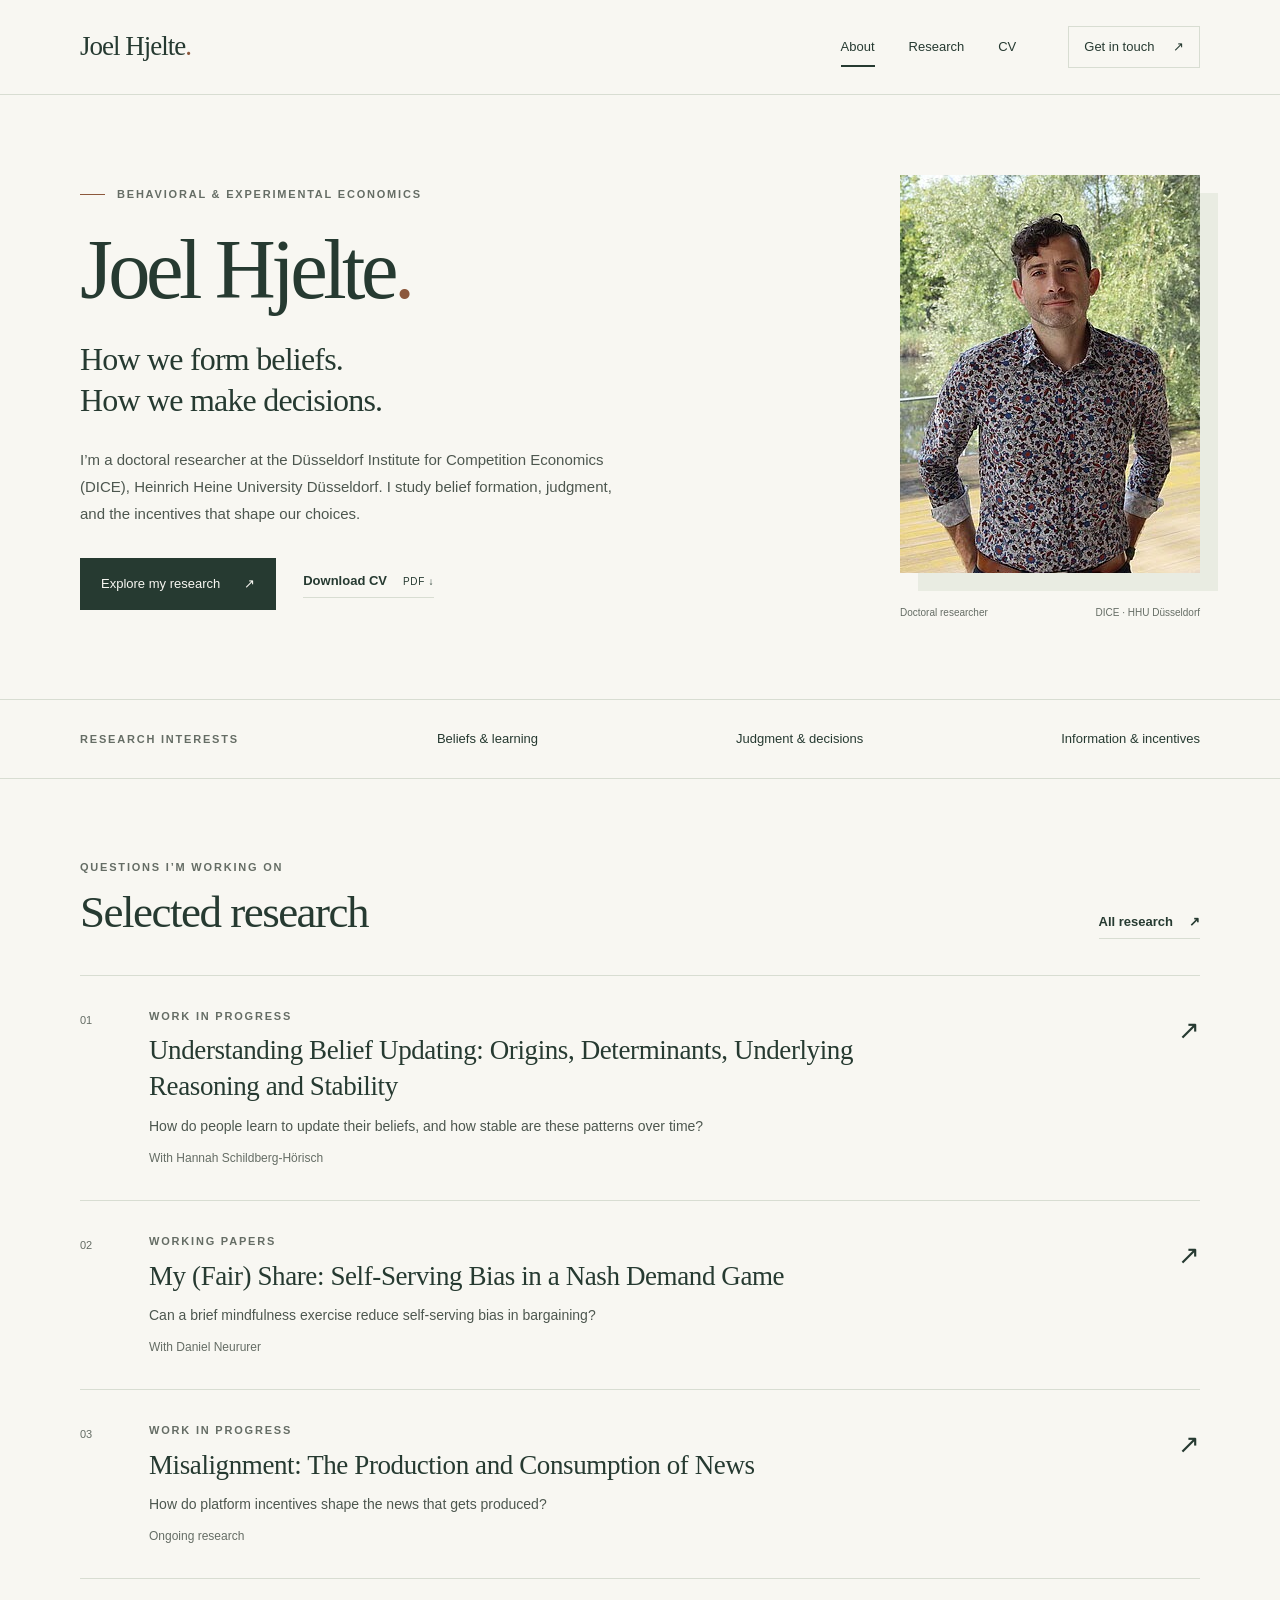
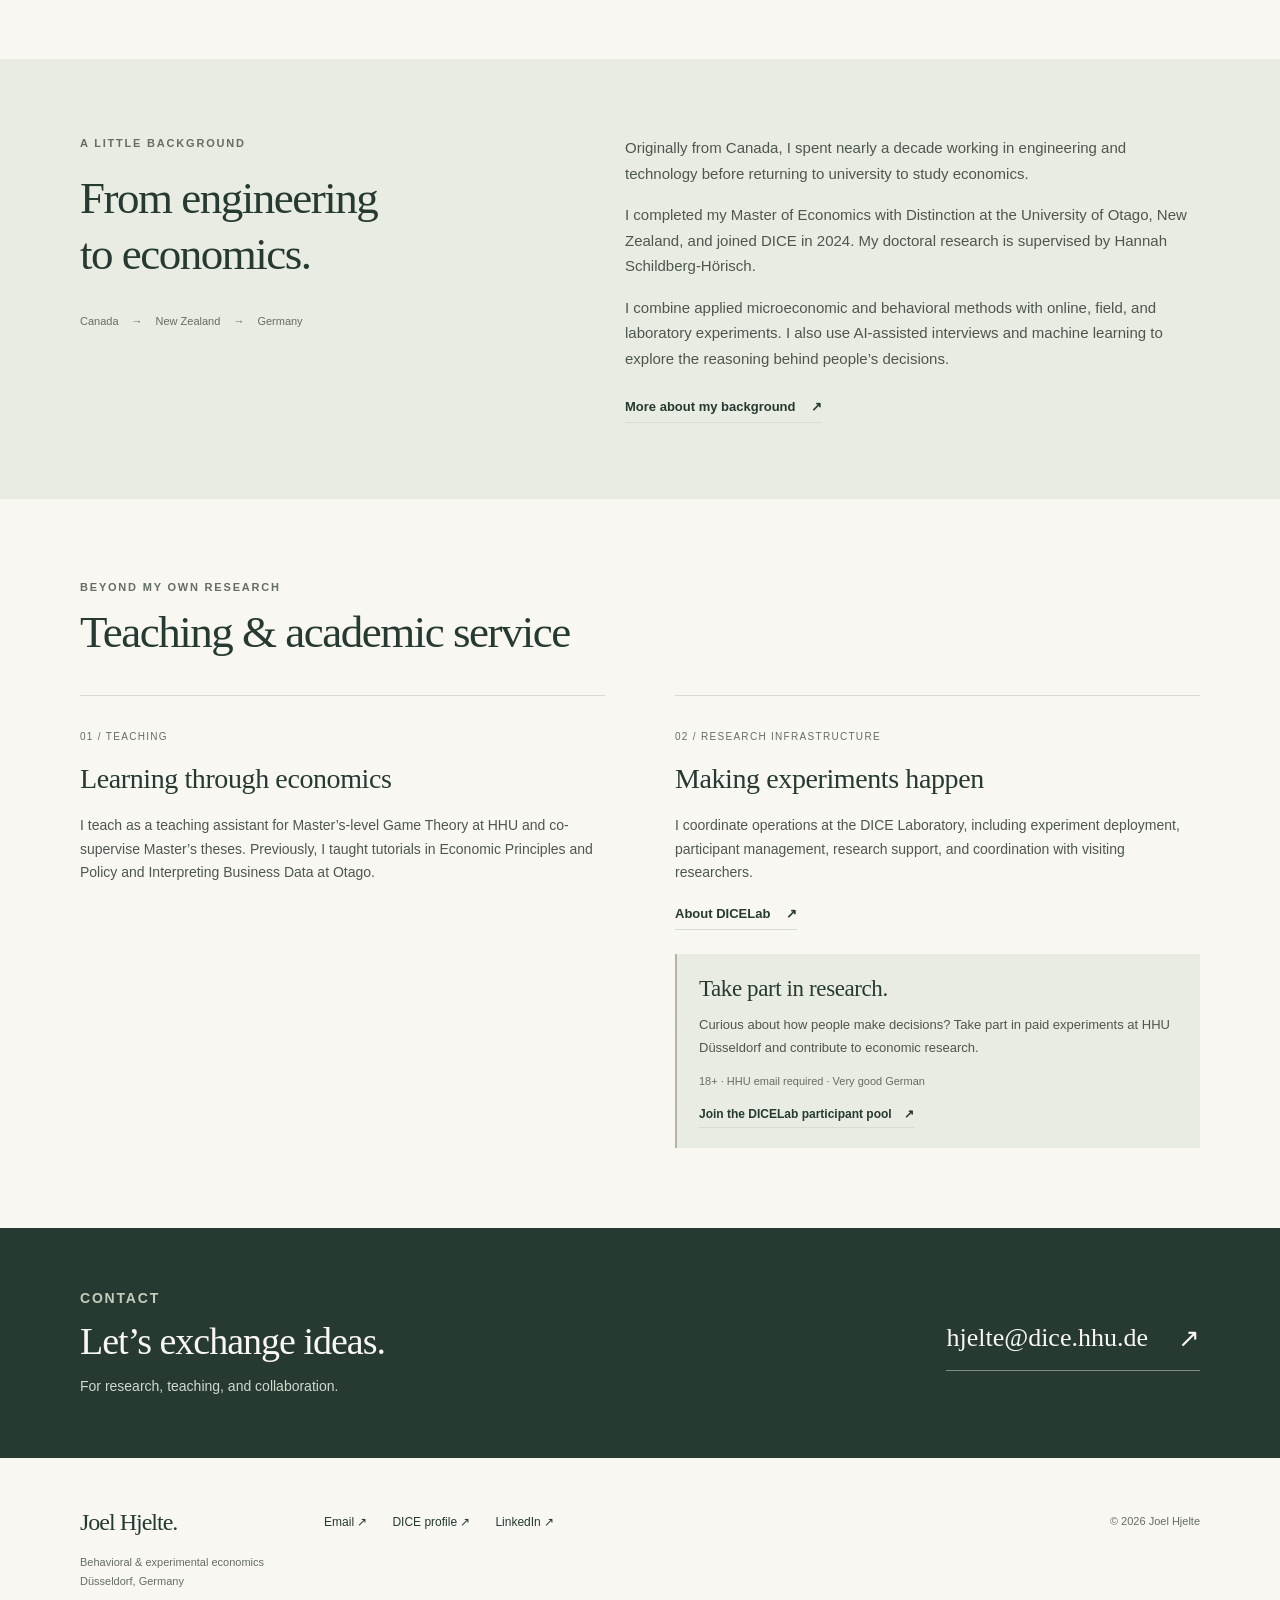
<file: index.html>
<!doctype html>
<html lang="en"><head><meta charset="utf-8"><meta name="viewport" content="width=device-width,initial-scale=1">
<title>Joel Hjelte | Behavioral &amp; Experimental Economics</title><meta name="description" content="Joel Hjelte is a doctoral researcher at DICE, Heinrich Heine University Düsseldorf, studying beliefs, decision-making and information."><meta name="theme-color" content="#273e35">
<link rel="canonical" href="https://jhjelte7.github.io/"><meta property="og:type" content="website"><meta property="og:title" content="Joel Hjelte | Behavioral &amp; Experimental Economics"><meta property="og:description" content="Joel Hjelte is a doctoral researcher at DICE, Heinrich Heine University Düsseldorf, studying beliefs, decision-making and information."><meta property="og:url" content="https://jhjelte7.github.io/"><meta property="og:image" content="https://jhjelte7.github.io/assets/joel-hjelte.jpg"><meta property="og:image:alt" content="Portrait of Joel Hjelte"><meta name="twitter:card" content="summary">
<link rel="icon" type="image/svg+xml" href="assets/favicon.svg"><link rel="stylesheet" href="assets/styles.css"><script src="assets/site.js" defer></script>
<script type="application/ld+json">{"@context": "https://schema.org", "@type": "Person", "name": "Joel Hjelte", "url": "https://jhjelte7.github.io", "jobTitle": "Doctoral Researcher in Economics", "affiliation": {"@type": "Organization", "name": "Düsseldorf Institute for Competition Economics, Heinrich Heine University Düsseldorf"}, "email": "hjelte@dice.hhu.de", "image": "https://jhjelte7.github.io/assets/joel-hjelte.jpg", "sameAs": ["https://www.linkedin.com/in/joel-hjelte-b619b01a/", "https://www.dice.hhu.de/das-dice/team/doktorandinnen-und-doktoranden/joel-hjelte-mecon"]}</script></head>
<body><a class="skip-link" href="#main">Skip to content</a><header class="site-header"><div class="container header-inner"><a class="wordmark" href="index.html" aria-label="Joel Hjelte home">Joel Hjelte<span class="wordmark-dot" aria-hidden="true">.</span></a><nav aria-label="Main navigation"><a href="index.html" aria-current="page">About</a><a href="research.html">Research</a><a href="cv.html">CV</a><a class="nav-contact" href="mailto:hjelte@dice.hhu.de">Get in touch <span aria-hidden="true">↗</span></a></nav></div></header>
<main id="main"><section class="hero container" aria-labelledby="hero-title"><div class="hero-copy"><p class="eyebrow"><span class="small-rule" aria-hidden="true"></span>Behavioral &amp; experimental economics</p><h1 id="hero-title">Joel Hjelte<span class="title-dot">.</span></h1><p class="hero-statement">How we form beliefs.<br>How we make decisions.</p><p class="hero-description">I’m a doctoral researcher at the Düsseldorf Institute for Competition Economics (DICE), Heinrich Heine University Düsseldorf. I study belief formation, judgment, and the incentives that shape our choices.</p><div class="actions"><a class="button" href="research.html">Explore my research <span aria-hidden="true">↗</span></a><a class="text-link" href="assets/Joel-Hjelte-CV.pdf">Download CV <span class="file-type">PDF ↓</span></a></div></div><figure class="portrait"><div class="portrait-image"><img src="assets/joel-hjelte.jpg" alt="Joel Hjelte standing outdoors beside trees and water" width="300" height="435" fetchpriority="high"></div><figcaption><span>Doctoral researcher</span><span>DICE · HHU Düsseldorf</span></figcaption></figure></section>
<div class="focus-strip"><div class="container"><span class="eyebrow">Research interests</span><span>Beliefs &amp; learning</span><span>Judgment &amp; decisions</span><span>Information &amp; incentives</span></div></div>
<section class="section container selected" aria-labelledby="selected-title"><div class="section-heading"><div><p class="eyebrow">Questions I’m working on</p><h2 id="selected-title">Selected research</h2></div><a class="text-link" href="research.html">All research <span aria-hidden="true">↗</span></a></div><a class="research-preview" href="research.html#belief-updating"><span class="row-number">01</span><div><p class="eyebrow">Work in progress</p><h3>Understanding Belief Updating: Origins, Determinants, Underlying Reasoning and Stability</h3><p>How do people learn to update their beliefs, and how stable are these patterns over time?</p><span class="coauthors">With Hannah Schildberg-Hörisch</span></div><span class="row-arrow" aria-hidden="true">↗</span></a><a class="research-preview" href="research.html#fair-share"><span class="row-number">02</span><div><p class="eyebrow">Working papers</p><h3>My (Fair) Share: Self-Serving Bias in a Nash Demand Game</h3><p>Can a brief mindfulness exercise reduce self-serving bias in bargaining?</p><span class="coauthors">With Daniel Neururer</span></div><span class="row-arrow" aria-hidden="true">↗</span></a><a class="research-preview" href="research.html#news"><span class="row-number">03</span><div><p class="eyebrow">Work in progress</p><h3>Misalignment: The Production and Consumption of News</h3><p>How do platform incentives shape the news that gets produced?</p><span class="coauthors">Ongoing research</span></div><span class="row-arrow" aria-hidden="true">↗</span></a></section>
<section class="about-section" aria-labelledby="about-title"><div class="container about-grid"><div><p class="eyebrow">A little background</p><h2 id="about-title">From engineering<br>to economics.</h2><div class="journey" aria-label="Career journey"><span>Canada</span><span aria-hidden="true">→</span><span>New Zealand</span><span aria-hidden="true">→</span><span>Germany</span></div></div><div class="prose"><p>Originally from Canada, I spent nearly a decade working in engineering and technology before returning to university to study economics.</p><p>I completed my Master of Economics with Distinction at the University of Otago, New Zealand, and joined DICE in 2024. My doctoral research is supervised by Hannah Schildberg-Hörisch.</p><p>I combine applied microeconomic and behavioral methods with online, field, and laboratory experiments. I also use AI-assisted interviews and machine learning to explore the reasoning behind people’s decisions.</p><a class="text-link" href="cv.html">More about my background <span aria-hidden="true">↗</span></a></div></div></section>
<section class="section container" aria-labelledby="teaching-title"><div class="section-heading"><div><p class="eyebrow">Beyond my own research</p><h2 id="teaching-title">Teaching &amp; academic service</h2></div></div><div class="service-grid"><article><span class="service-index">01 / Teaching</span><h3>Learning through economics</h3><p>I teach as a teaching assistant for Master’s-level Game Theory at HHU and co-supervise Master’s theses. Previously, I taught tutorials in Economic Principles and Policy and Interpreting Business Data at Otago.</p></article><article id="dicelab"><span class="service-index">02 / Research infrastructure</span><h3>Making experiments happen</h3><p>I coordinate operations at the DICE Laboratory, including experiment deployment, participant management, research support, and coordination with visiting researchers.</p><a class="text-link" href="https://www.dice.hhu.de/en/research-dice/dice-lab">About DICELab <span aria-hidden="true">↗</span></a><aside class="lab-recruitment" aria-label="Participate in DICELab experiments"><h4>Take part in research.</h4><p>Curious about how people make decisions? Take part in paid experiments at HHU Düsseldorf and contribute to economic research.</p><p class="lab-eligibility">18+ · HHU email required · Very good German</p><a class="text-link" href="https://hroot.dice.hhu.de/register">Join the DICELab participant pool <span aria-hidden="true">↗</span></a></aside></article></div></section><section class="contact-section" aria-labelledby="contact-title"><div class="container contact-inner"><div><p class="eyebrow">Contact</p><h2 id="contact-title">Let’s exchange ideas.</h2><p>For research, teaching, and collaboration.</p></div><a class="contact-email" href="mailto:hjelte@dice.hhu.de">hjelte@dice.hhu.de<span aria-hidden="true">↗</span></a></div></section></main><footer class="site-footer"><div class="container footer-inner"><div><a class="wordmark" href="index.html">Joel Hjelte<span aria-hidden="true">.</span></a><p>Behavioral &amp; experimental economics<br>Düsseldorf, Germany</p></div><div class="footer-links"><a href="mailto:hjelte@dice.hhu.de">Email ↗</a><a href="https://www.dice.hhu.de/das-dice/team/doktorandinnen-und-doktoranden/joel-hjelte-mecon">DICE profile ↗</a><a href="https://www.linkedin.com/in/joel-hjelte-b619b01a/">LinkedIn ↗</a></div><p class="copyright">© 2026 Joel Hjelte</p></div></footer></body></html>
</file>
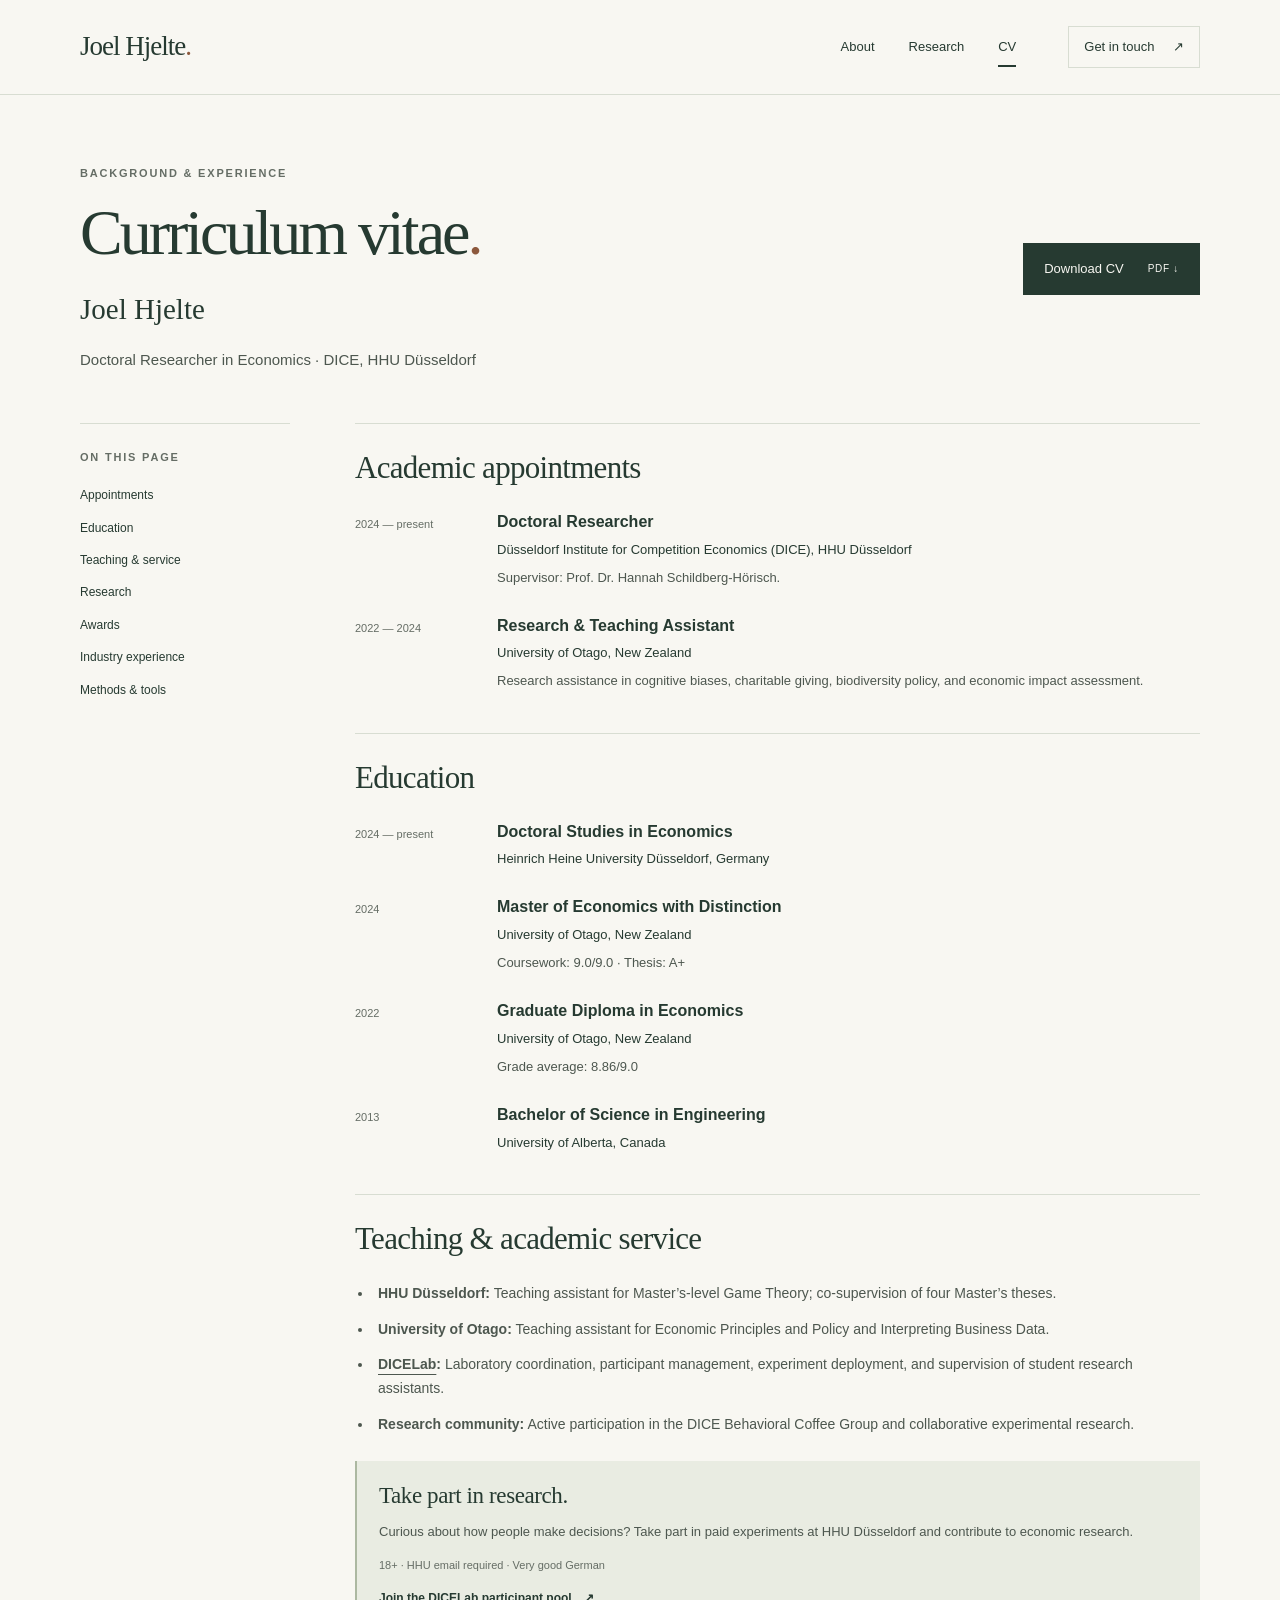
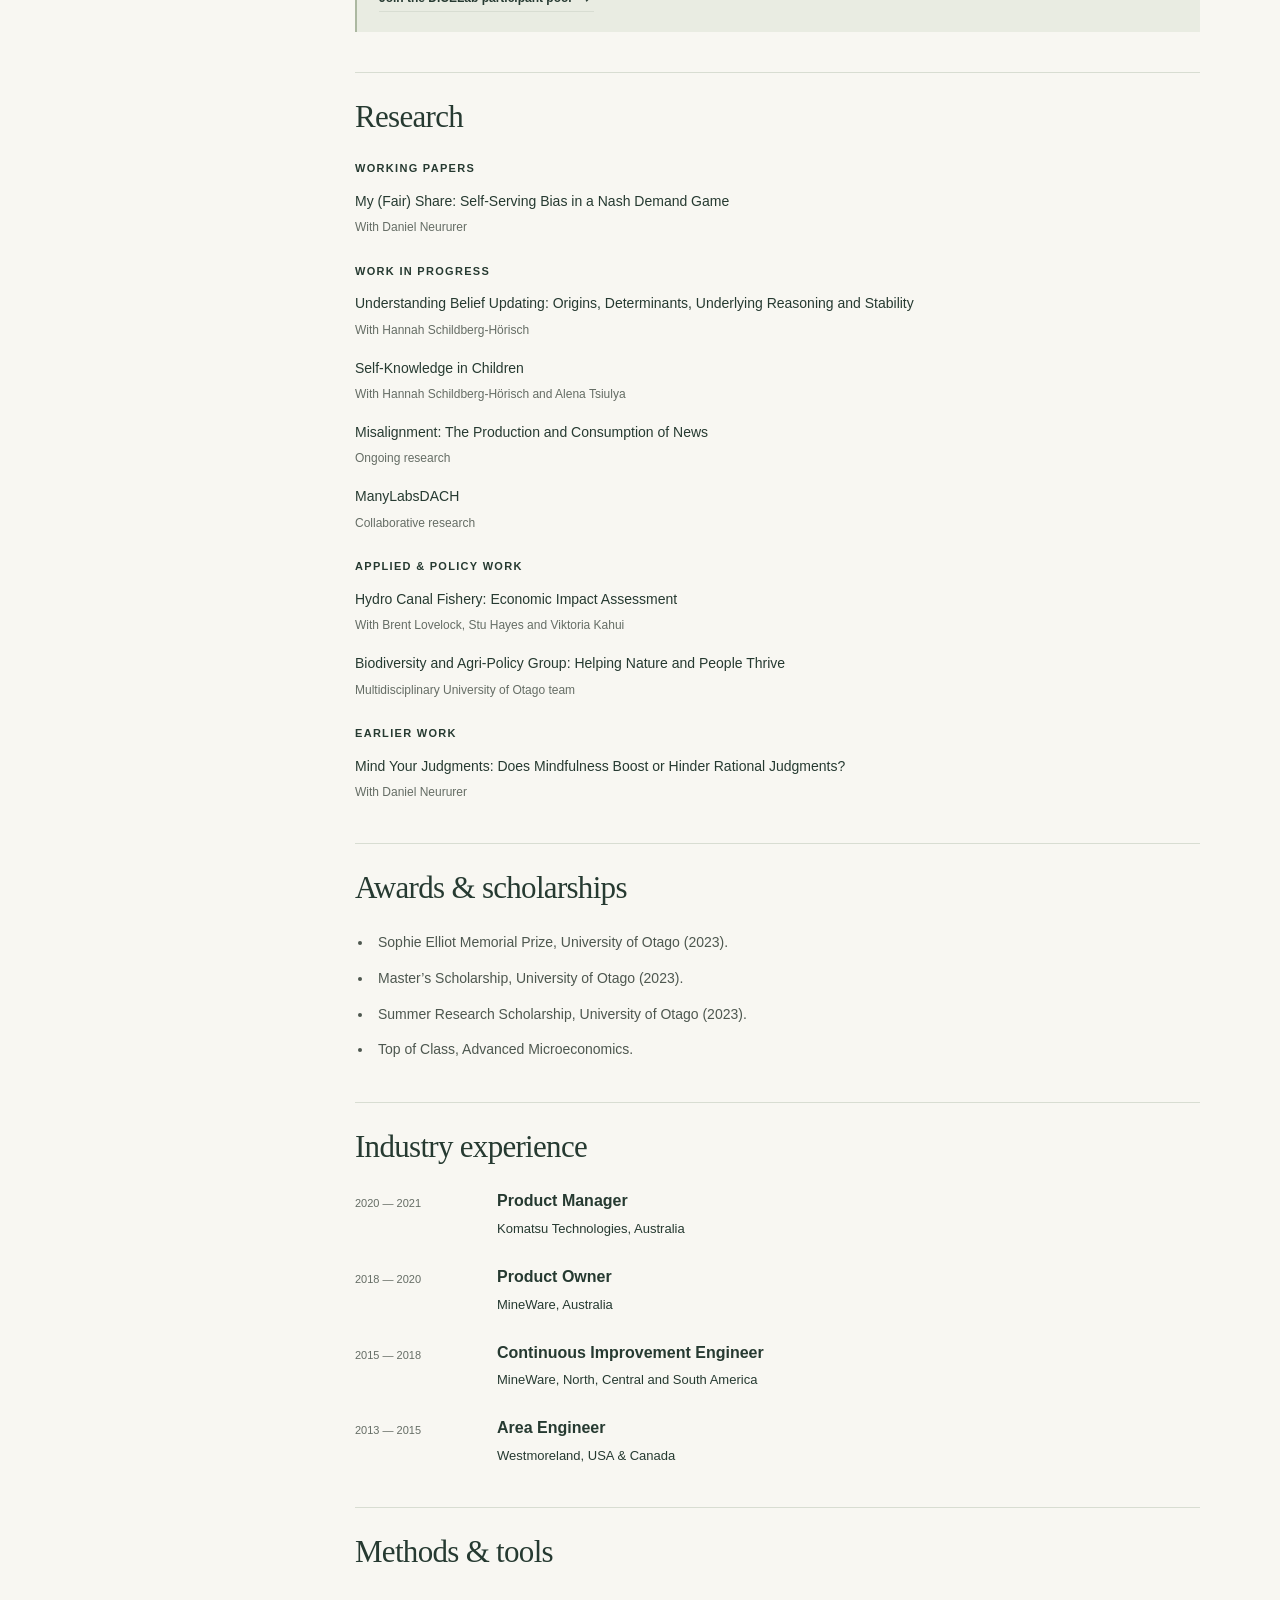
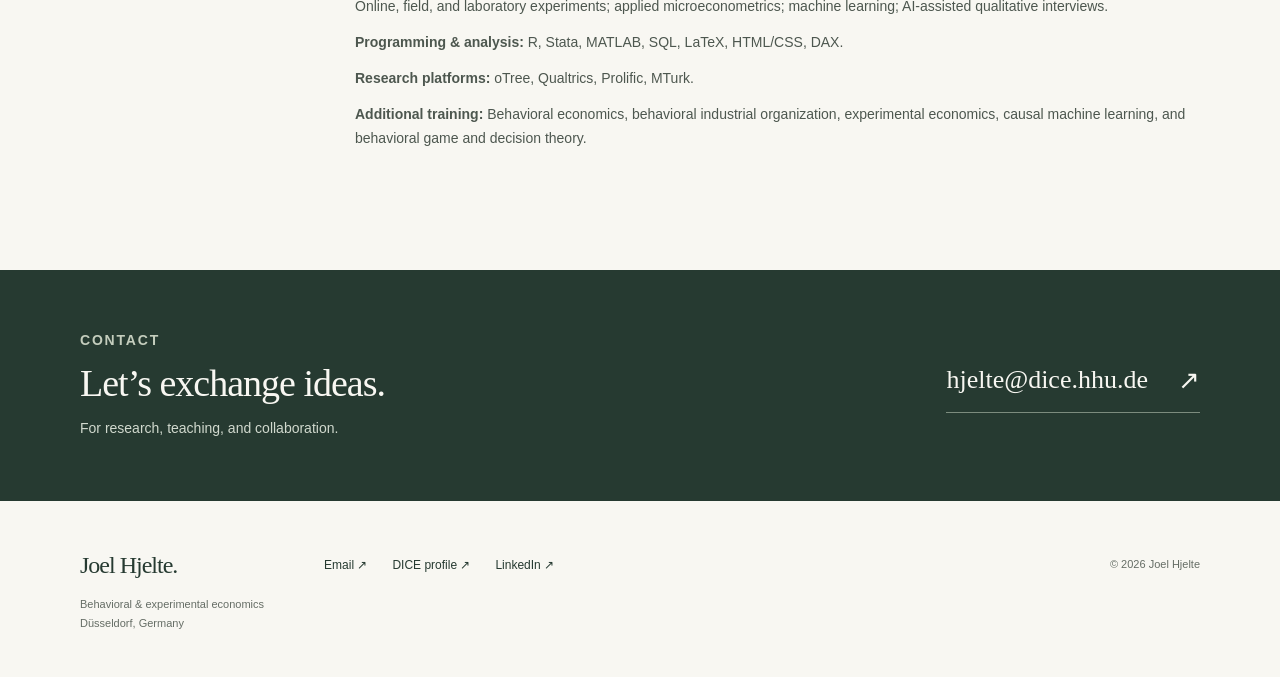
<file: cv.html>
<!doctype html>
<html lang="en"><head><meta charset="utf-8"><meta name="viewport" content="width=device-width,initial-scale=1">
<title>Curriculum Vitae | Joel Hjelte</title><meta name="description" content="Academic background, research, teaching and professional experience of Joel Hjelte."><meta name="theme-color" content="#273e35">
<link rel="canonical" href="https://jhjelte7.github.io/cv.html"><meta property="og:type" content="website"><meta property="og:title" content="Curriculum Vitae | Joel Hjelte"><meta property="og:description" content="Academic background, research, teaching and professional experience of Joel Hjelte."><meta property="og:url" content="https://jhjelte7.github.io/cv.html"><meta property="og:image" content="https://jhjelte7.github.io/assets/joel-hjelte.jpg"><meta property="og:image:alt" content="Portrait of Joel Hjelte"><meta name="twitter:card" content="summary">
<link rel="icon" type="image/svg+xml" href="assets/favicon.svg"><link rel="stylesheet" href="assets/styles.css"><script src="assets/site.js" defer></script>
<script type="application/ld+json">{"@context": "https://schema.org", "@type": "Person", "name": "Joel Hjelte", "url": "https://jhjelte7.github.io", "jobTitle": "Doctoral Researcher in Economics", "affiliation": {"@type": "Organization", "name": "Düsseldorf Institute for Competition Economics, Heinrich Heine University Düsseldorf"}, "email": "hjelte@dice.hhu.de", "image": "https://jhjelte7.github.io/assets/joel-hjelte.jpg", "sameAs": ["https://www.linkedin.com/in/joel-hjelte-b619b01a/", "https://www.dice.hhu.de/das-dice/team/doktorandinnen-und-doktoranden/joel-hjelte-mecon"]}</script></head>
<body><a class="skip-link" href="#main">Skip to content</a><header class="site-header"><div class="container header-inner"><a class="wordmark" href="index.html" aria-label="Joel Hjelte home">Joel Hjelte<span class="wordmark-dot" aria-hidden="true">.</span></a><nav aria-label="Main navigation"><a href="index.html">About</a><a href="research.html">Research</a><a href="cv.html" aria-current="page">CV</a><a class="nav-contact" href="mailto:hjelte@dice.hhu.de">Get in touch <span aria-hidden="true">↗</span></a></nav></div></header><main id="main"><section class="container page-intro cv-intro"><div><p class="eyebrow">Background &amp; experience</p><h1>Curriculum vitae<span class="title-dot">.</span></h1><p class="page-lead">Joel Hjelte</p><p class="intro-description">Doctoral Researcher in Economics · DICE, HHU Düsseldorf</p></div><a class="button" href="assets/Joel-Hjelte-CV.pdf" download>Download CV <span class="file-type">PDF ↓</span></a></section><div class="container cv-layout"><aside class="cv-sidebar"><p class="eyebrow">On this page</p><nav aria-label="CV sections"><a href="#appointments">Appointments</a><a href="#education">Education</a><a href="#teaching">Teaching &amp; service</a><a href="#research-cv">Research</a><a href="#awards">Awards</a><a href="#industry">Industry experience</a><a href="#methods">Methods &amp; tools</a></nav></aside><div class="cv-content"><section id="appointments"><h2>Academic appointments</h2><div class="cv-row"><p class="cv-date">2024 — present</p><div><h3>Doctoral Researcher</h3><p class="cv-place">Düsseldorf Institute for Competition Economics (DICE), HHU Düsseldorf</p><p>Supervisor: Prof. Dr. Hannah Schildberg-Hörisch.</p></div></div><div class="cv-row"><p class="cv-date">2022 — 2024</p><div><h3>Research &amp; Teaching Assistant</h3><p class="cv-place">University of Otago, New Zealand</p><p>Research assistance in cognitive biases, charitable giving, biodiversity policy, and economic impact assessment.</p></div></div></section><section id="education"><h2>Education</h2><div class="cv-row"><p class="cv-date">2024 — present</p><div><h3>Doctoral Studies in Economics</h3><p class="cv-place">Heinrich Heine University Düsseldorf, Germany</p></div></div><div class="cv-row"><p class="cv-date">2024</p><div><h3>Master of Economics with Distinction</h3><p class="cv-place">University of Otago, New Zealand</p><p>Coursework: 9.0/9.0 · Thesis: A+</p></div></div><div class="cv-row"><p class="cv-date">2022</p><div><h3>Graduate Diploma in Economics</h3><p class="cv-place">University of Otago, New Zealand</p><p>Grade average: 8.86/9.0</p></div></div><div class="cv-row"><p class="cv-date">2013</p><div><h3>Bachelor of Science in Engineering</h3><p class="cv-place">University of Alberta, Canada</p></div></div></section><section id="teaching"><h2>Teaching &amp; academic service</h2><ul class="cv-list"><li><strong>HHU Düsseldorf:</strong> Teaching assistant for Master’s-level Game Theory; co-supervision of four Master’s theses.</li><li><strong>University of Otago:</strong> Teaching assistant for Economic Principles and Policy and Interpreting Business Data.</li><li><strong><a href="https://www.dice.hhu.de/en/research-dice/dice-lab">DICELab</a>:</strong> Laboratory coordination, participant management, experiment deployment, and supervision of student research assistants.</li><li><strong>Research community:</strong> Active participation in the DICE Behavioral Coffee Group and collaborative experimental research.</li></ul><aside class="lab-recruitment" aria-label="Participate in DICELab experiments"><h3>Take part in research.</h3><p>Curious about how people make decisions? Take part in paid experiments at HHU Düsseldorf and contribute to economic research.</p><p class="lab-eligibility">18+ · HHU email required · Very good German</p><a class="text-link" href="https://hroot.dice.hhu.de/register">Join the DICELab participant pool <span aria-hidden="true">↗</span></a></aside></section><section id="research-cv"><h2>Research</h2><h3 class="cv-subheading">Working papers</h3><ul class="cv-research-list"><li><a href="research.html#fair-share">My (Fair) Share: Self-Serving Bias in a Nash Demand Game</a><span>With Daniel Neururer</span></li></ul><h3 class="cv-subheading">Work in progress</h3><ul class="cv-research-list"><li><a href="research.html#belief-updating">Understanding Belief Updating: Origins, Determinants, Underlying Reasoning and Stability</a><span>With Hannah Schildberg-Hörisch</span></li><li><a href="research.html#self-knowledge">Self-Knowledge in Children</a><span>With Hannah Schildberg-Hörisch and Alena Tsiulya</span></li><li><a href="research.html#news">Misalignment: The Production and Consumption of News</a><span>Ongoing research</span></li><li><a href="research.html#manylabs">ManyLabsDACH</a><span>Collaborative research</span></li></ul><h3 class="cv-subheading">Applied & policy work</h3><ul class="cv-research-list"><li><a href="research.html#fishery">Hydro Canal Fishery: Economic Impact Assessment</a><span>With Brent Lovelock, Stu Hayes and Viktoria Kahui</span></li><li><a href="research.html#biodiversity">Biodiversity and Agri-Policy Group: Helping Nature and People Thrive</a><span>Multidisciplinary University of Otago team</span></li></ul><h3 class="cv-subheading">Earlier work</h3><ul class="cv-research-list"><li><a href="research.html#mind-your-judgments">Mind Your Judgments: Does Mindfulness Boost or Hinder Rational Judgments?</a><span>With Daniel Neururer</span></li></ul></section><section id="awards"><h2>Awards &amp; scholarships</h2><ul class="cv-list"><li>Sophie Elliot Memorial Prize, University of Otago (2023).</li><li>Master’s Scholarship, University of Otago (2023).</li><li>Summer Research Scholarship, University of Otago (2023).</li><li>Top of Class, Advanced Microeconomics.</li></ul></section><section id="industry"><h2>Industry experience</h2><div class="cv-row"><p class="cv-date">2020 — 2021</p><div><h3>Product Manager</h3><p class="cv-place">Komatsu Technologies, Australia</p></div></div><div class="cv-row"><p class="cv-date">2018 — 2020</p><div><h3>Product Owner</h3><p class="cv-place">MineWare, Australia</p></div></div><div class="cv-row"><p class="cv-date">2015 — 2018</p><div><h3>Continuous Improvement Engineer</h3><p class="cv-place">MineWare, North, Central and South America</p></div></div><div class="cv-row"><p class="cv-date">2013 — 2015</p><div><h3>Area Engineer</h3><p class="cv-place">Westmoreland, USA &amp; Canada</p></div></div></section><section id="methods"><h2>Methods &amp; tools</h2><p>Online, field, and laboratory experiments; applied microeconometrics; machine learning; AI-assisted qualitative interviews.</p><p><strong>Programming &amp; analysis:</strong> R, Stata, MATLAB, SQL, LaTeX, HTML/CSS, DAX.</p><p><strong>Research platforms:</strong> oTree, Qualtrics, Prolific, MTurk.</p><p><strong>Additional training:</strong> Behavioral economics, behavioral industrial organization, experimental economics, causal machine learning, and behavioral game and decision theory.</p></section></div></div><section class="contact-section" aria-labelledby="contact-title"><div class="container contact-inner"><div><p class="eyebrow">Contact</p><h2 id="contact-title">Let’s exchange ideas.</h2><p>For research, teaching, and collaboration.</p></div><a class="contact-email" href="mailto:hjelte@dice.hhu.de">hjelte@dice.hhu.de<span aria-hidden="true">↗</span></a></div></section></main><footer class="site-footer"><div class="container footer-inner"><div><a class="wordmark" href="index.html">Joel Hjelte<span aria-hidden="true">.</span></a><p>Behavioral &amp; experimental economics<br>Düsseldorf, Germany</p></div><div class="footer-links"><a href="mailto:hjelte@dice.hhu.de">Email ↗</a><a href="https://www.dice.hhu.de/das-dice/team/doktorandinnen-und-doktoranden/joel-hjelte-mecon">DICE profile ↗</a><a href="https://www.linkedin.com/in/joel-hjelte-b619b01a/">LinkedIn ↗</a></div><p class="copyright">© 2026 Joel Hjelte</p></div></footer></body></html>
</file>
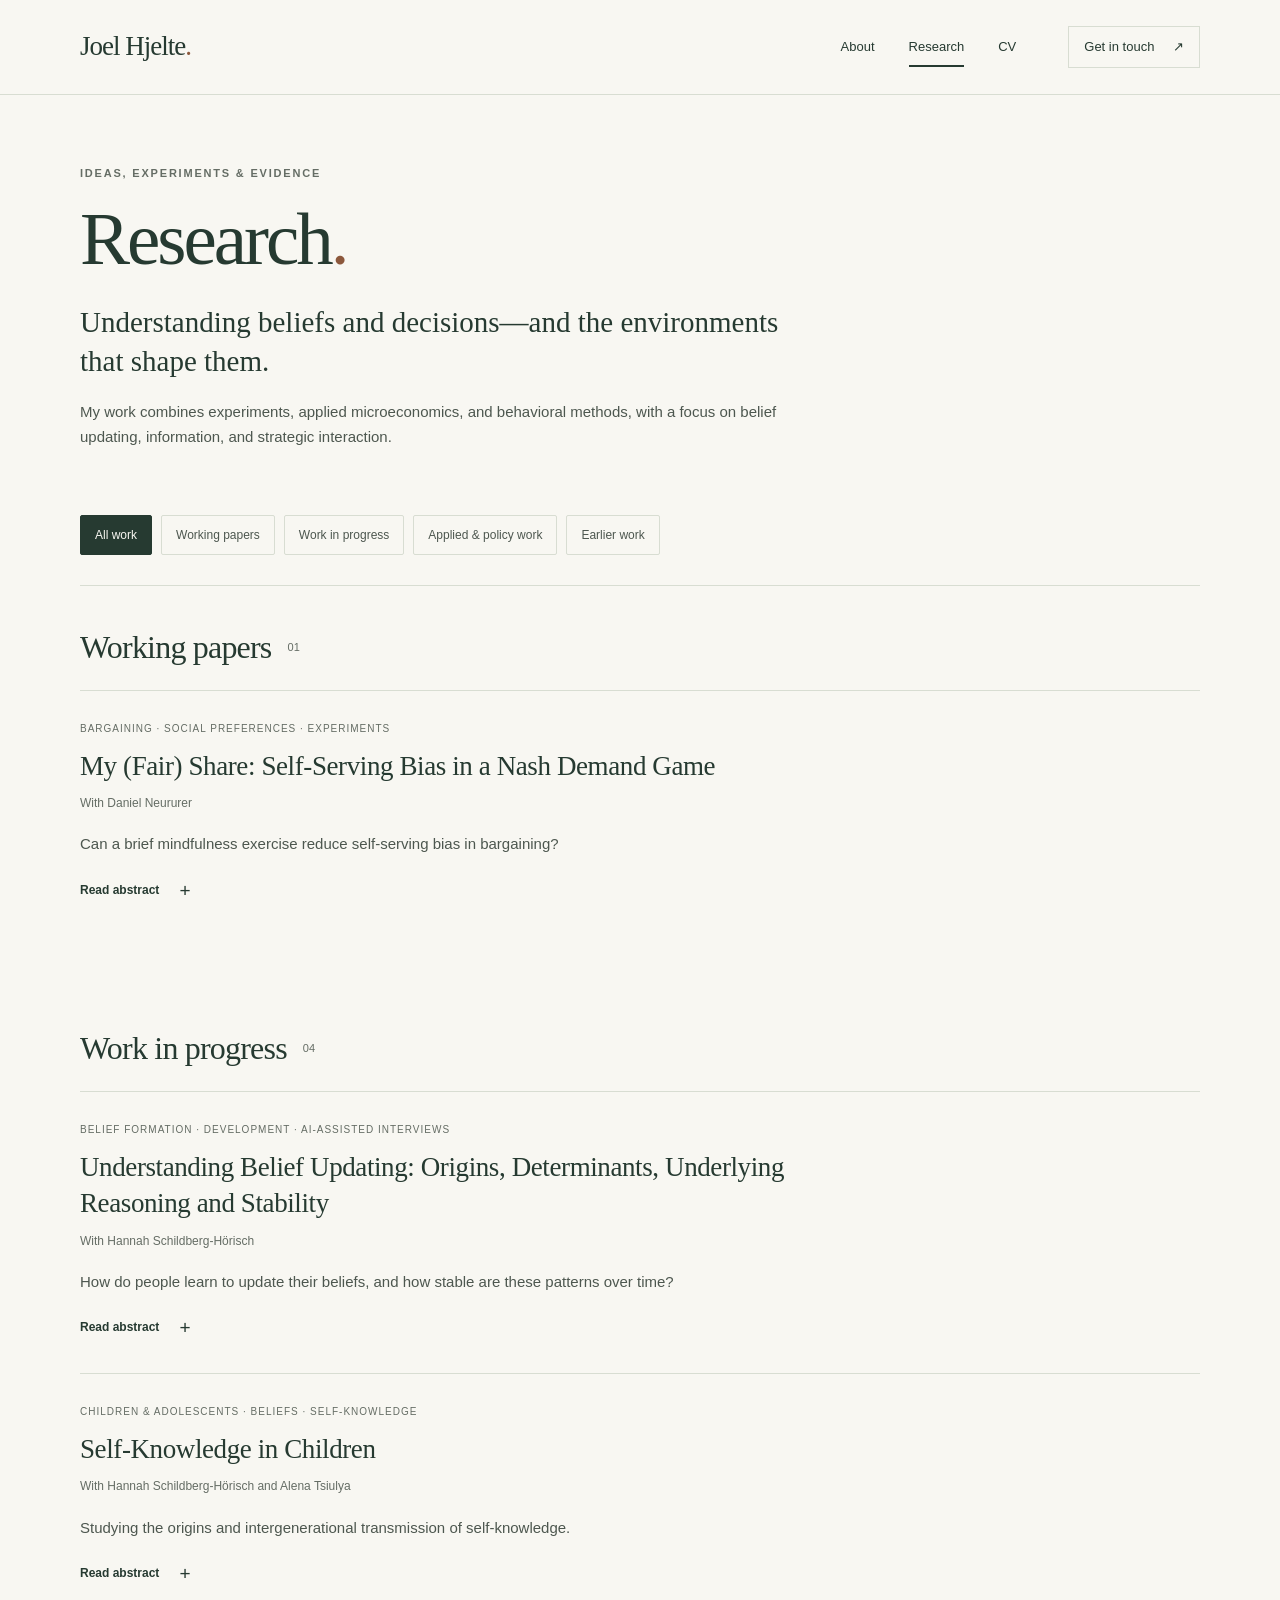
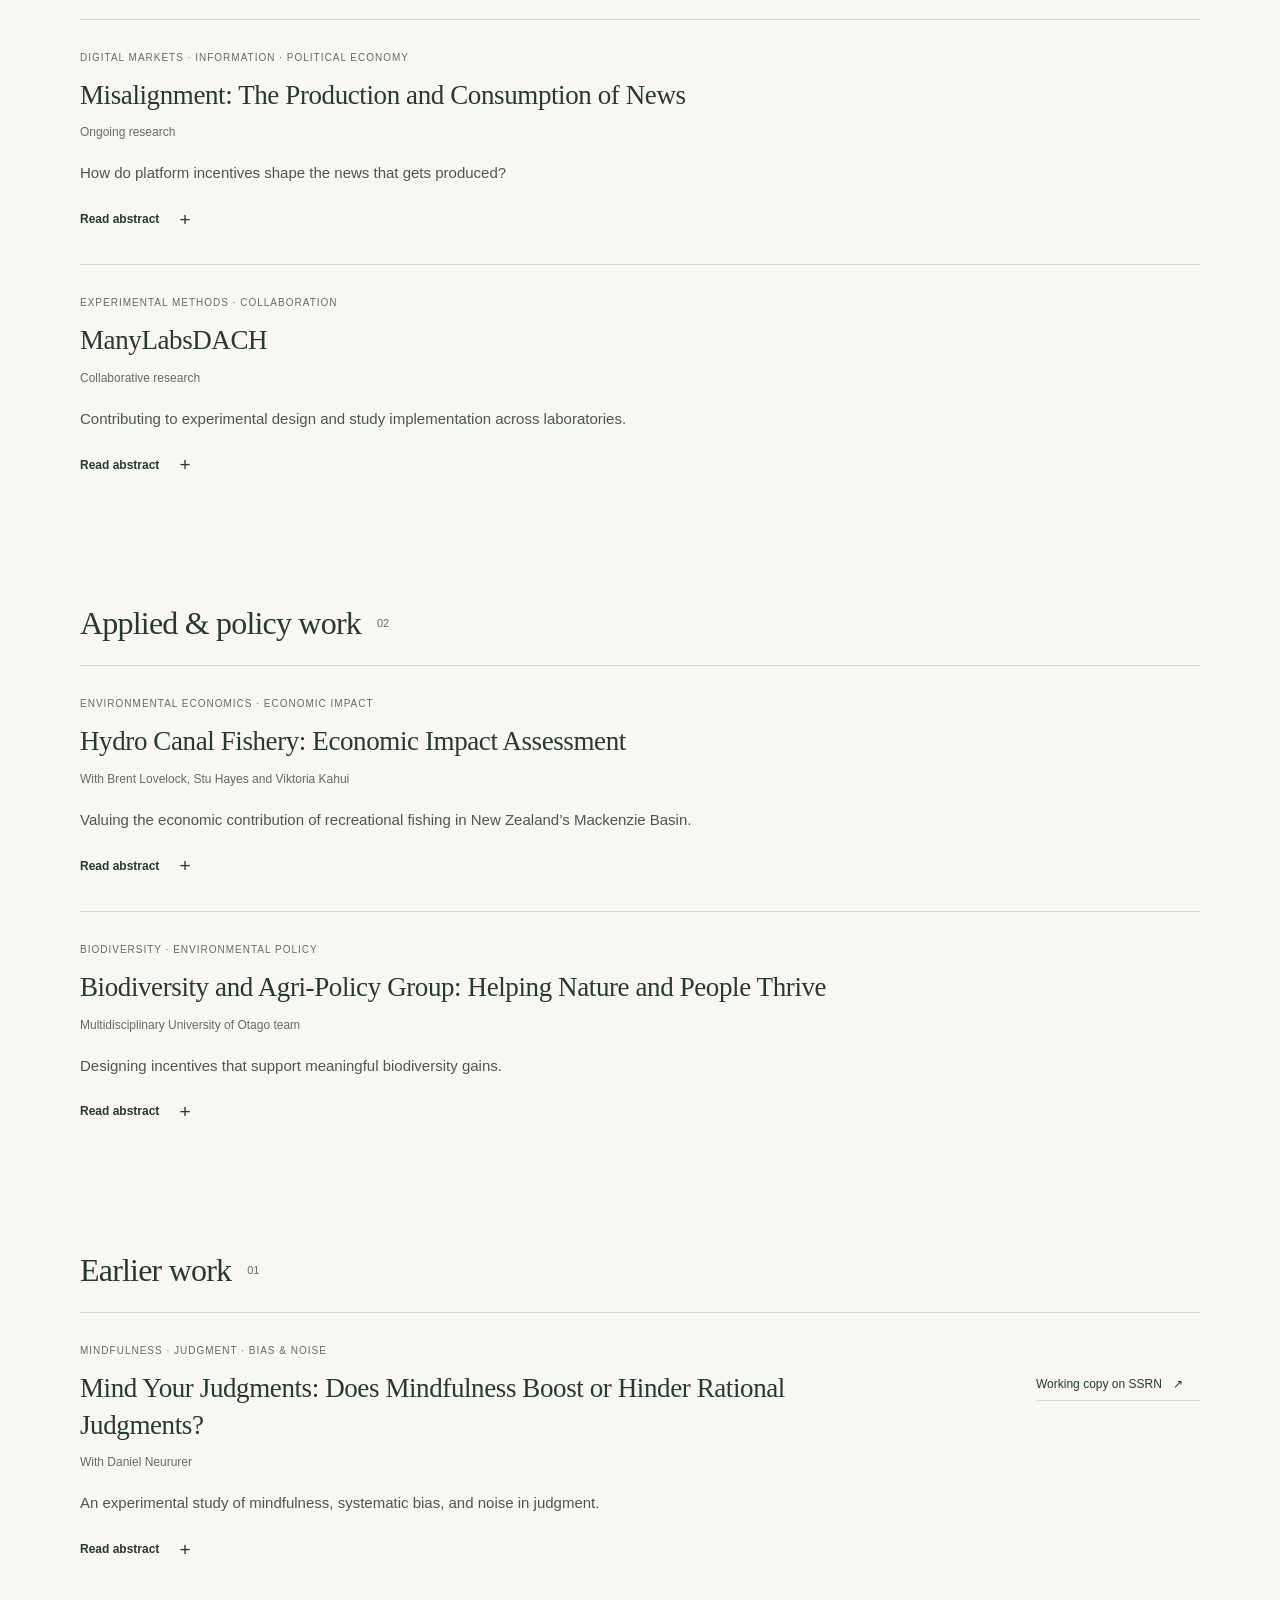
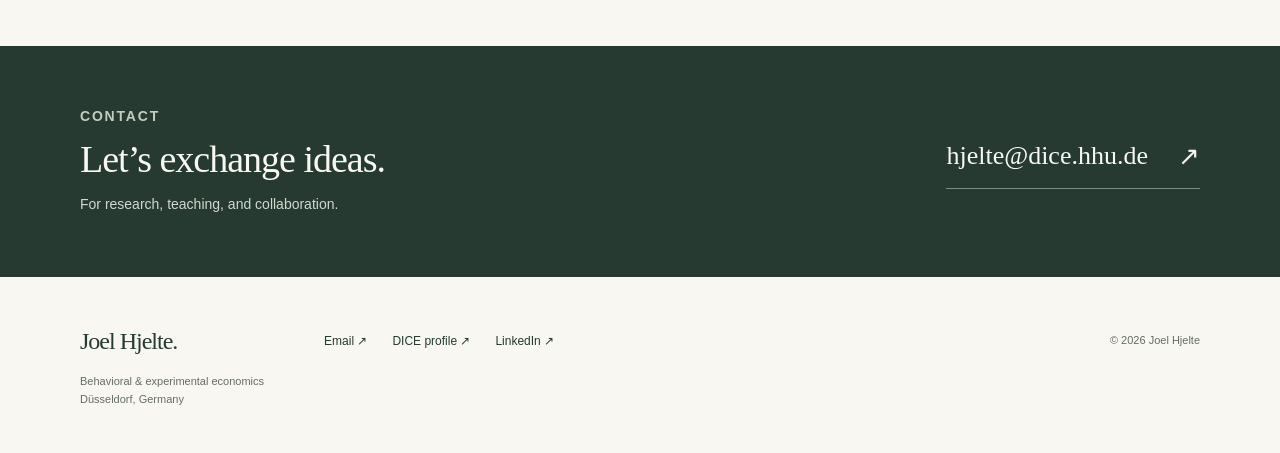
<file: research.html>
<!doctype html>
<html lang="en"><head><meta charset="utf-8"><meta name="viewport" content="width=device-width,initial-scale=1">
<title>Research | Joel Hjelte</title><meta name="description" content="Working papers, ongoing research, applied projects and earlier work by Joel Hjelte."><meta name="theme-color" content="#273e35">
<link rel="canonical" href="https://jhjelte7.github.io/research.html"><meta property="og:type" content="website"><meta property="og:title" content="Research | Joel Hjelte"><meta property="og:description" content="Working papers, ongoing research, applied projects and earlier work by Joel Hjelte."><meta property="og:url" content="https://jhjelte7.github.io/research.html"><meta property="og:image" content="https://jhjelte7.github.io/assets/joel-hjelte.jpg"><meta property="og:image:alt" content="Portrait of Joel Hjelte"><meta name="twitter:card" content="summary">
<link rel="icon" type="image/svg+xml" href="assets/favicon.svg"><link rel="stylesheet" href="assets/styles.css"><script src="assets/site.js" defer></script>
<script type="application/ld+json">{"@context": "https://schema.org", "@type": "Person", "name": "Joel Hjelte", "url": "https://jhjelte7.github.io", "jobTitle": "Doctoral Researcher in Economics", "affiliation": {"@type": "Organization", "name": "Düsseldorf Institute for Competition Economics, Heinrich Heine University Düsseldorf"}, "email": "hjelte@dice.hhu.de", "image": "https://jhjelte7.github.io/assets/joel-hjelte.jpg", "sameAs": ["https://www.linkedin.com/in/joel-hjelte-b619b01a/", "https://www.dice.hhu.de/das-dice/team/doktorandinnen-und-doktoranden/joel-hjelte-mecon"]}</script></head>
<body><a class="skip-link" href="#main">Skip to content</a><header class="site-header"><div class="container header-inner"><a class="wordmark" href="index.html" aria-label="Joel Hjelte home">Joel Hjelte<span class="wordmark-dot" aria-hidden="true">.</span></a><nav aria-label="Main navigation"><a href="index.html">About</a><a href="research.html" aria-current="page">Research</a><a href="cv.html">CV</a><a class="nav-contact" href="mailto:hjelte@dice.hhu.de">Get in touch <span aria-hidden="true">↗</span></a></nav></div></header><main id="main"><section class="container page-intro"><p class="eyebrow">Ideas, experiments &amp; evidence</p><h1>Research<span class="title-dot">.</span></h1><p class="page-lead">Understanding beliefs and decisions—and the environments that shape them.</p><p class="intro-description">My work combines experiments, applied microeconomics, and behavioral methods, with a focus on belief updating, information, and strategic interaction.</p></section><div class="container"><div class="research-filters" role="group" aria-label="Filter research" hidden><button type="button" data-filter="all" aria-pressed="true">All work</button><button type="button" data-filter="Working papers" aria-pressed="false">Working papers</button><button type="button" data-filter="Work in progress" aria-pressed="false">Work in progress</button><button type="button" data-filter="Applied &amp; policy work" aria-pressed="false">Applied &amp; policy work</button><button type="button" data-filter="Earlier work" aria-pressed="false">Earlier work</button></div><p class="sr-only" id="filter-status" role="status" aria-live="polite"></p><section class="research-group" data-category="Working papers" aria-labelledby="group-0"><div class="group-heading"><h2 id="group-0">Working papers</h2><span>01</span></div><article class="paper" id="fair-share"><div class="paper-main"><p class="paper-tags">Bargaining · Social preferences · Experiments</p><h3>My (Fair) Share: Self-Serving Bias in a Nash Demand Game</h3><p class="coauthors">With Daniel Neururer</p><p class="paper-summary">Can a brief mindfulness exercise reduce self-serving bias in bargaining?</p><details><summary>Read abstract <span class="detail-icon" aria-hidden="true">+</span></summary><div class="abstract"><p>A preregistered online experiment with 543 participants tests whether a brief mindfulness induction reduces self-serving bias in a Nash demand game with asymmetric stakes. Average claims remain unchanged. Among selfish participants in the disadvantaged role, however, the intervention reduces over-claiming and disagreement, and increases joint expected payoffs. Stated fairness benchmarks remain largely unchanged, consistent with improved self-regulation rather than a change in fairness preferences.</p></div></details></div></article></section><section class="research-group" data-category="Work in progress" aria-labelledby="group-1"><div class="group-heading"><h2 id="group-1">Work in progress</h2><span>04</span></div><article class="paper" id="belief-updating"><div class="paper-main"><p class="paper-tags">Belief formation · Development · AI-assisted interviews</p><h3>Understanding Belief Updating: Origins, Determinants, Underlying Reasoning and Stability</h3><p class="coauthors">With Hannah Schildberg-Hörisch</p><p class="paper-summary">How do people learn to update their beliefs, and how stable are these patterns over time?</p><details><summary>Read abstract <span class="detail-icon" aria-hidden="true">+</span></summary><div class="abstract"><p>This project studies the development and heterogeneity of belief updating from childhood into adulthood. Experiments, theory-guided measures, and machine-learning clustering are used to identify updating patterns and relate them to psychological profiles. AI-guided qualitative interviews and open-ended responses explore how participants explain their own reasoning, perceived biases, and ideas about optimal updating.</p></div></details></div></article><article class="paper" id="self-knowledge"><div class="paper-main"><p class="paper-tags">Children &amp; adolescents · Beliefs · Self-knowledge</p><h3>Self-Knowledge in Children</h3><p class="coauthors">With Hannah Schildberg-Hörisch and Alena Tsiulya</p><p class="paper-summary">Studying the origins and intergenerational transmission of self-knowledge.</p><details><summary>Read abstract <span class="detail-icon" aria-hidden="true">+</span></summary><div class="abstract"><p>Using linked child–parent data, this project examines how self-knowledge develops before adulthood and how it is transmitted across generations. It extends research on limited self-knowledge to younger populations to better understand the formation of beliefs about one’s own characteristics and abilities.</p></div></details></div></article><article class="paper" id="news"><div class="paper-main"><p class="paper-tags">Digital markets · Information · Political economy</p><h3>Misalignment: The Production and Consumption of News</h3><p class="coauthors">Ongoing research</p><p class="paper-summary">How do platform incentives shape the news that gets produced?</p><details><summary>Read abstract <span class="detail-icon" aria-hidden="true">+</span></summary><div class="abstract"><p>This project examines how changes in platform exposure affect news production, including its emotionality, sensationalism, and factual quality. It uses Australia’s News Media Bargaining Code and Canada’s 2023 news-sharing ban as policy shocks, with web-scraped news data, a difference-in-differences design, and a structural model of media production.</p></div></details></div></article><article class="paper" id="manylabs"><div class="paper-main"><p class="paper-tags">Experimental methods · Collaboration</p><h3>ManyLabsDACH</h3><p class="coauthors">Collaborative research</p><p class="paper-summary">Contributing to experimental design and study implementation across laboratories.</p><details><summary>Read abstract <span class="detail-icon" aria-hidden="true">+</span></summary><div class="abstract"><p>As part of a research team, I contribute to the preparation of an experimental design proposal and the wider collaborative research process, including study preparation, protocol development, and implementation across participating laboratories.</p></div></details></div></article></section><section class="research-group" data-category="Applied &amp; policy work" aria-labelledby="group-2"><div class="group-heading"><h2 id="group-2">Applied &amp; policy work</h2><span>02</span></div><article class="paper" id="fishery"><div class="paper-main"><p class="paper-tags">Environmental economics · Economic impact</p><h3>Hydro Canal Fishery: Economic Impact Assessment</h3><p class="coauthors">With Brent Lovelock, Stu Hayes and Viktoria Kahui</p><p class="paper-summary">Valuing the economic contribution of recreational fishing in New Zealand’s Mackenzie Basin.</p><details><summary>Read abstract <span class="detail-icon" aria-hidden="true">+</span></summary><div class="abstract"><p>Prepared through a partnership between the Central South Island Fish and Game Council and the University of Otago, this assessment uses survey data from 1,626 anglers for the 2022–2023 fishing season. Expenditure estimates, national angler participation data, and input-output analysis inform an assessment of direct and indirect economic impacts.</p></div></details></div></article><article class="paper" id="biodiversity"><div class="paper-main"><p class="paper-tags">Biodiversity · Environmental policy</p><h3>Biodiversity and Agri-Policy Group: Helping Nature and People Thrive</h3><p class="coauthors">Multidisciplinary University of Otago team</p><p class="paper-summary">Designing incentives that support meaningful biodiversity gains.</p><details><summary>Read abstract <span class="detail-icon" aria-hidden="true">+</span></summary><div class="abstract"><p>This project evaluates New Zealand’s proposed Biodiversity Credit System. It considers an outcomes-based, flexible approach to supporting biodiversity gains on private and Māori land, with attention to transaction costs, stacked credits, transparent verification, and practical implementation.</p></div></details></div></article></section><section class="research-group" data-category="Earlier work" aria-labelledby="group-3"><div class="group-heading"><h2 id="group-3">Earlier work</h2><span>01</span></div><article class="paper" id="mind-your-judgments"><div class="paper-main"><p class="paper-tags">Mindfulness · Judgment · Bias &amp; noise</p><h3>Mind Your Judgments: Does Mindfulness Boost or Hinder Rational Judgments?</h3><p class="coauthors">With Daniel Neururer</p><p class="paper-summary">An experimental study of mindfulness, systematic bias, and noise in judgment.</p><details><summary>Read abstract <span class="detail-icon" aria-hidden="true">+</span></summary><div class="abstract"><p>In incentivized experiments, higher measured state mindfulness is associated with less anchoring and priming, but greater interpersonal noise. The results point to a multidimensional relationship between mindfulness and rational judgment, with potential tradeoffs between systematic bias and variability.</p></div></details></div><a class="paper-link" href="https://papers.ssrn.com/sol3/papers.cfm?abstract_id=7634058">Working copy on SSRN <span aria-hidden="true">↗</span></a></article></section></div><section class="contact-section" aria-labelledby="contact-title"><div class="container contact-inner"><div><p class="eyebrow">Contact</p><h2 id="contact-title">Let’s exchange ideas.</h2><p>For research, teaching, and collaboration.</p></div><a class="contact-email" href="mailto:hjelte@dice.hhu.de">hjelte@dice.hhu.de<span aria-hidden="true">↗</span></a></div></section></main><footer class="site-footer"><div class="container footer-inner"><div><a class="wordmark" href="index.html">Joel Hjelte<span aria-hidden="true">.</span></a><p>Behavioral &amp; experimental economics<br>Düsseldorf, Germany</p></div><div class="footer-links"><a href="mailto:hjelte@dice.hhu.de">Email ↗</a><a href="https://www.dice.hhu.de/das-dice/team/doktorandinnen-und-doktoranden/joel-hjelte-mecon">DICE profile ↗</a><a href="https://www.linkedin.com/in/joel-hjelte-b619b01a/">LinkedIn ↗</a></div><p class="copyright">© 2026 Joel Hjelte</p></div></footer></body></html>
</file>
<file: assets/styles.css>
:root{--paper:#f8f7f2;--white:#fff;--ink:#263a31;--body:#4d574f;--muted:#656d65;--line:#d8ddd2;--accent:#8c583c;--wash:#e9ece2;--serif:Georgia,'Times New Roman',serif;--sans:Arial,Helvetica,sans-serif;--max:1120px}
*{box-sizing:border-box}html{scroll-behavior:smooth;scroll-padding-top:100px}body{margin:0;background:var(--paper);color:var(--ink);font-family:var(--sans);font-size:16px;line-height:1.7;-webkit-font-smoothing:antialiased}a{color:inherit;text-decoration-thickness:1px;text-underline-offset:5px}button{font:inherit}a,button,summary{-webkit-tap-highlight-color:transparent}a:focus-visible,button:focus-visible,summary:focus-visible{outline:3px solid var(--accent);outline-offset:6px}a:hover{color:var(--accent)}img{max-width:100%;display:block}h1,h2,h3,p,figure{margin:0}h1,h2,h3{font-weight:400}h1,h2{font-family:var(--serif)}h2{font-size:clamp(32px,3.6vw,45px);line-height:1.2;letter-spacing:-1.5px}h3{font-size:23px;line-height:1.35;letter-spacing:-.4px}p{color:var(--body)}[hidden]{display:none!important}.container{width:min(var(--max),calc(100% - 96px));margin-inline:auto}.eyebrow{text-transform:uppercase;font-size:11px;font-weight:700;letter-spacing:1.8px;color:var(--muted);line-height:1.5}.site-header{background:var(--paper);border-bottom:1px solid var(--line)}.header-inner{display:flex;align-items:center;justify-content:space-between;min-height:94px;gap:30px}.wordmark{font-family:var(--serif);font-size:27px;letter-spacing:-1px;text-decoration:none}.wordmark-dot{color:var(--accent)}.header-inner nav{display:flex;align-items:center;gap:34px;font-size:13px}.header-inner nav a{text-decoration:none;position:relative}.header-inner nav a[aria-current=page]:after{content:'';position:absolute;bottom:-9px;left:0;right:0;height:2px;background:var(--ink)}.nav-contact{margin-left:18px;border:1px solid var(--line);padding:9px 15px}.nav-contact span{margin-left:15px}.hero{display:grid;grid-template-columns:minmax(0,1fr) 300px;gap:85px;align-items:center;padding-block:80px 78px}.hero-copy>.eyebrow{display:flex;gap:12px;align-items:center}.small-rule{width:25px;height:1px;background:var(--accent)}.hero h1{font-size:clamp(66px,6.6vw,86px);line-height:1.12;letter-spacing:-4.5px;margin:21px 0}.title-dot{color:var(--accent)}.hero-statement{font-family:var(--serif);font-size:32px;line-height:1.28;letter-spacing:-.8px;color:var(--ink)}.hero-description{font-size:15px;line-height:1.8;max-width:540px;margin-top:25px}.actions{display:flex;align-items:center;gap:27px;flex-wrap:wrap;margin-top:31px}.button{display:inline-flex;gap:24px;align-items:center;justify-content:center;background:var(--ink);border:1px solid var(--ink);color:var(--paper);font-size:13px;text-decoration:none;padding:14px 20px;transition:background .2s,color .2s}.button:hover{background:#3e594a;color:#fff}.text-link{display:inline-flex;align-items:center;gap:16px;font-size:13px;font-weight:600;text-decoration:none;border-bottom:1px solid var(--line);padding-bottom:4px}.file-type{font-family:var(--sans);font-size:10px;letter-spacing:.7px;font-weight:400}.portrait-image{position:relative;isolation:isolate}.portrait-image:before{content:'';position:absolute;background:var(--wash);inset:18px -18px -18px 18px;z-index:-1}.portrait img{width:300px;height:398px;object-fit:cover;object-position:center 35%}.portrait figcaption{display:flex;justify-content:space-between;gap:8px;padding-top:31px;font-size:10px;color:var(--muted)}.focus-strip{border-top:1px solid var(--line);border-bottom:1px solid var(--line)}.focus-strip>.container{min-height:78px;display:flex;align-items:center;justify-content:space-between;gap:20px}.focus-strip span:not(.eyebrow){font-size:13px}.section{padding-block:80px}.section-heading{display:flex;justify-content:space-between;align-items:end;gap:25px;margin-bottom:36px}.section-heading h2{margin-top:9px}.research-preview{display:grid;grid-template-columns:45px 1fr 35px;gap:24px;text-decoration:none;padding:32px 0;border-top:1px solid var(--line)}.research-preview:last-child{border-bottom:1px solid var(--line)}.research-preview h3{font-family:var(--serif);font-size:27px;margin:8px 0 10px;max-width:820px}.research-preview p:not(.eyebrow){font-size:14px;max-width:790px}.coauthors{font-size:12px;color:var(--muted);display:block;margin-top:9px}.row-number{font-size:11px;color:var(--muted);padding-top:3px}.row-arrow{font-size:26px;text-align:right}.about-section{background:var(--wash);padding:76px 0}.about-grid{display:grid;grid-template-columns:1fr 1.25fr;gap:85px}.about-grid h2{margin-top:18px;line-height:1.25}.prose p+p{margin-top:16px}.prose p{font-size:15px}.prose>.text-link{margin-top:25px}.journey{display:flex;gap:13px;flex-wrap:wrap;font-size:11px;margin-top:30px;color:var(--muted)}.service-grid{display:grid;grid-template-columns:1fr 1fr;gap:70px}.service-grid article{border-top:1px solid var(--line);padding-top:25px}.service-index{text-transform:uppercase;letter-spacing:1.3px;font-size:10px;color:var(--muted)}.service-grid h3{font-family:var(--serif);font-size:28px;margin:12px 0 16px}.service-grid p{font-size:14px}.service-grid .text-link{margin-top:18px}.contact-section{background:var(--ink);color:var(--paper);padding:60px 0}.contact-inner{display:flex;align-items:center;justify-content:space-between;gap:30px}.contact-section .eyebrow{color:#c4cdbd}.contact-section h2{font-size:38px;letter-spacing:-1px;margin:10px 0}.contact-section p{color:#d1d9ce;font-size:14px}.contact-email{font-family:var(--serif);font-size:26px;text-decoration:none;border-bottom:1px solid #7c8c7e;padding-bottom:10px;display:flex;gap:30px;align-items:center}.contact-email:hover{color:#e4bc9a}.contact-email span{font-family:var(--sans)}.site-footer{padding:44px 0}.footer-inner{display:flex;align-items:flex-start;gap:60px}.site-footer .wordmark{font-size:24px}.site-footer p{font-size:11px;color:var(--muted);margin-top:10px}.footer-links{display:flex;gap:25px;font-size:12px;margin-top:10px}.footer-links a{text-decoration:none}.footer-inner .copyright{margin-left:auto;white-space:nowrap}.page-intro{padding-block:70px 50px}.page-intro h1{font-size:clamp(50px,6vw,75px);line-height:1.12;letter-spacing:-3px;margin:15px 0 22px}.page-lead{font-family:var(--serif);font-size:29px;line-height:1.35;max-width:700px;color:var(--ink)}.intro-description{font-size:15px;max-width:710px;margin-top:18px}.research-filters{display:flex;gap:9px;flex-wrap:wrap;padding:15px 0 30px;border-bottom:1px solid var(--line)}.research-filters button{background:transparent;color:var(--body);font-size:12px;padding:9px 14px;border:1px solid var(--line);border-radius:2px;cursor:pointer}.research-filters button:hover{border-color:var(--ink)}.research-filters button[aria-pressed=true]{background:var(--ink);border-color:var(--ink);color:var(--paper)}.research-group{padding-top:42px;margin-bottom:52px}.group-heading{display:flex;align-items:center;gap:16px;margin-bottom:23px}.group-heading h2{font-size:32px;letter-spacing:-.8px}.group-heading>span{font-size:11px;color:var(--muted)}.paper{border-top:1px solid var(--line);padding:29px 0 30px;display:flex;gap:25px;justify-content:space-between;align-items:start;scroll-margin-top:30px}.paper-main{max-width:820px}.paper-tags{font-size:10px;text-transform:uppercase;letter-spacing:1px;color:var(--muted);margin-bottom:11px}.paper h3{font-family:var(--serif);font-size:27px}.paper-summary{margin-top:18px;font-size:15px}.paper-link{font-size:12px;min-width:164px;text-decoration:none;border-bottom:1px solid var(--line);padding-bottom:5px;margin-top:32px}.paper-link span{margin-left:8px}details{margin-top:18px}summary{font-size:12px;font-weight:bold;cursor:pointer;display:flex;gap:20px;align-items:center;width:fit-content;list-style:none;padding-block:5px}summary::-webkit-details-marker{display:none}.detail-icon{font-size:19px;font-weight:400;line-height:1}details[open] .detail-icon{transform:rotate(45deg)}.abstract{border-left:2px solid #acb8a1;padding:3px 0 3px 20px;margin-top:15px}.abstract p{font-size:14px;line-height:1.85}.cv-intro{display:flex;justify-content:space-between;align-items:center;gap:30px}.cv-intro h1{font-size:clamp(45px,5vw,64px)}.cv-intro .button{white-space:nowrap}.cv-intro .page-lead{font-size:29px}.cv-layout{display:grid;grid-template-columns:210px 1fr;gap:65px;padding-bottom:80px}.cv-sidebar{border-top:1px solid var(--line);padding-top:25px;align-self:start;position:sticky;top:30px}.cv-sidebar nav{display:flex;flex-direction:column;gap:12px;margin-top:20px}.cv-sidebar a{font-size:12px;text-decoration:none}.cv-content section{border-top:1px solid var(--line);padding-top:25px;margin-bottom:40px;scroll-margin-top:30px}.cv-content h2{font-size:31px;letter-spacing:-.7px;margin-bottom:25px}.cv-row{display:grid;grid-template-columns:122px 1fr;gap:20px;margin-bottom:26px}.cv-date{font-size:11px;color:var(--muted);padding-top:4px}.cv-row h3{font-family:var(--sans);font-size:16px;letter-spacing:0;font-weight:600}.cv-row p:not(.cv-date){font-size:13px;margin-top:6px}.cv-place{color:var(--ink)}.cv-list{padding-left:18px;margin:0}.cv-list li{font-size:14px;color:var(--body);padding-left:5px;margin:0 0 12px}.cv-subheading{font:700 11px/1.6 var(--sans);letter-spacing:1.3px;text-transform:uppercase;margin:25px 0 12px}.cv-research-list{list-style:none;padding:0;margin:0}.cv-research-list li{margin-bottom:16px;font-size:14px}.cv-research-list a{text-decoration:none}.cv-research-list span{display:block;color:var(--muted);font-size:12px;margin-top:4px}.cv-content section>p{font-size:14px;margin-bottom:12px}.skip-link{position:fixed;top:-100px;left:20px;background:var(--ink);color:var(--paper);padding:12px 20px;z-index:100}.skip-link:focus{top:15px}.sr-only{position:absolute;width:1px;height:1px;padding:0;margin:-1px;overflow:hidden;clip:rect(0,0,0,0);white-space:nowrap;border:0}
.lab-recruitment{margin-top:24px;padding:20px 22px;background:var(--wash);border-left:2px solid #acb8a1}.lab-recruitment h3,.lab-recruitment h4{font-family:var(--serif);font-weight:400;font-size:23px;line-height:1.3;letter-spacing:-.4px;margin:0 0 10px}.lab-recruitment p{font-size:13px;line-height:1.75}.lab-recruitment .lab-eligibility{font-size:11px;color:var(--muted);margin-top:12px}.lab-recruitment .text-link{font-size:12px;margin-top:14px;gap:12px;line-height:1.5}
@media(min-width:1440px){.hero{padding-block:95px}.hero h1{font-size:91px}.hero-statement{font-size:35px}}
@media(max-width:950px){.container{width:calc(100% - 64px)}.hero{gap:42px;grid-template-columns:minmax(0,1fr) 260px;padding-block:55px}.hero h1{font-size:67px}.hero-statement{font-size:28px}.portrait img{width:260px;height:375px}.portrait figcaption{flex-direction:column;gap:0}.header-inner nav{gap:25px}.nav-contact{margin-left:0}.about-grid{gap:40px}.contact-inner{align-items:start;flex-direction:column}.footer-inner{gap:30px}.cv-layout{grid-template-columns:160px 1fr;gap:35px}.paper{flex-direction:column}.paper-link{margin-top:0}}
@media(max-width:680px){html{scroll-padding-top:25px}.container{width:calc(100% - 40px)}.header-inner{min-height:88px;gap:13px;flex-wrap:wrap;padding-block:18px}.wordmark{font-size:24px}.header-inner nav{font-size:12px;gap:22px}.nav-contact{display:none}.hero{grid-template-columns:1fr;gap:42px;padding-block:42px 40px}.hero h1{font-size:69px;letter-spacing:-3.5px;margin-block:17px}.hero>.hero-copy>.eyebrow{font-size:9px;letter-spacing:1.2px}.hero-statement{font-size:30px}.hero-description{font-size:14px}.actions{gap:22px;margin-top:25px}.button{font-size:12px;padding:13px 17px}.portrait{width:225px;justify-self:center}.portrait img{width:225px;height:295px}.portrait-image:before{inset:12px -12px -12px 12px}.portrait figcaption{padding-top:23px;font-size:10px;flex-direction:row;flex-wrap:wrap}.focus-strip>.container{display:grid;grid-template-columns:1fr;gap:11px;padding-block:23px}.focus-strip span:not(.eyebrow){font-size:12px}.section{padding-block:50px}.section-heading{align-items:start;margin-bottom:26px}.section-heading>.text-link{white-space:nowrap;margin-top:22px;font-size:11px}.section-heading .eyebrow{font-size:9px;letter-spacing:1.3px}.research-preview{grid-template-columns:22px 1fr 18px;gap:12px;padding-block:25px}.research-preview h3{font-size:23px}.research-preview p:not(.eyebrow){font-size:13px}.research-preview .eyebrow{font-size:9px}.row-arrow{font-size:22px}.about-section{padding-block:48px}.about-grid{grid-template-columns:1fr;gap:30px}.journey{margin-top:20px}.service-grid{grid-template-columns:1fr;gap:36px}.service-grid h3{font-size:26px}.contact-section{padding-block:43px}.contact-section h2{font-size:32px}.contact-email{font-size:23px;gap:20px;max-width:100%;overflow-wrap:anywhere}.site-footer{padding-block:32px}.footer-inner{flex-wrap:wrap;gap:20px 35px}.footer-links{gap:18px;font-size:11px;flex-wrap:wrap}.footer-inner .copyright{width:100%;margin-left:0;margin-top:0}.page-intro{padding-block:45px 30px}.page-intro h1{font-size:56px;letter-spacing:-2px}.page-lead{font-size:26px}.intro-description{font-size:14px}.research-filters{gap:7px;padding-top:5px}.research-filters button{font-size:11px;padding:8px 11px}.research-group{padding-top:29px;margin-bottom:30px}.group-heading h2{font-size:28px}.paper h3{font-size:24px}.paper{padding-block:24px}.paper-tags{font-size:9px}.paper-summary{font-size:14px}.cv-intro{display:block}.cv-intro h1{font-size:47px}.cv-intro .button{margin-top:24px}.cv-layout{grid-template-columns:1fr;gap:30px;padding-bottom:35px}.cv-sidebar{position:static;padding-top:20px}.cv-sidebar nav{flex-direction:row;flex-wrap:wrap;gap:10px 20px;margin-top:15px}.cv-row{grid-template-columns:1fr;gap:5px}.cv-date{font-size:10px}.cv-content h2{font-size:29px}.cv-content section{margin-bottom:30px}}
@media(prefers-reduced-motion:reduce){html{scroll-behavior:auto}*{transition:none!important}}
@media print{body{background:#fff;color:#111;font-size:10pt}.site-header,.site-footer,.contact-section,.cv-sidebar,.button,.research-filters,.skip-link{display:none!important}.container{width:100%;max-width:none}.page-intro{padding:0 0 20px}.page-intro h1{font-size:32pt}.cv-layout{display:block;padding:0}.cv-content h2{font-size:18pt}.cv-row{break-inside:avoid}.cv-content section{break-inside:auto}.cv-research-list li{break-inside:avoid}a{color:#111;text-decoration:none}@page{size:A4;margin:18mm}}
</file>
